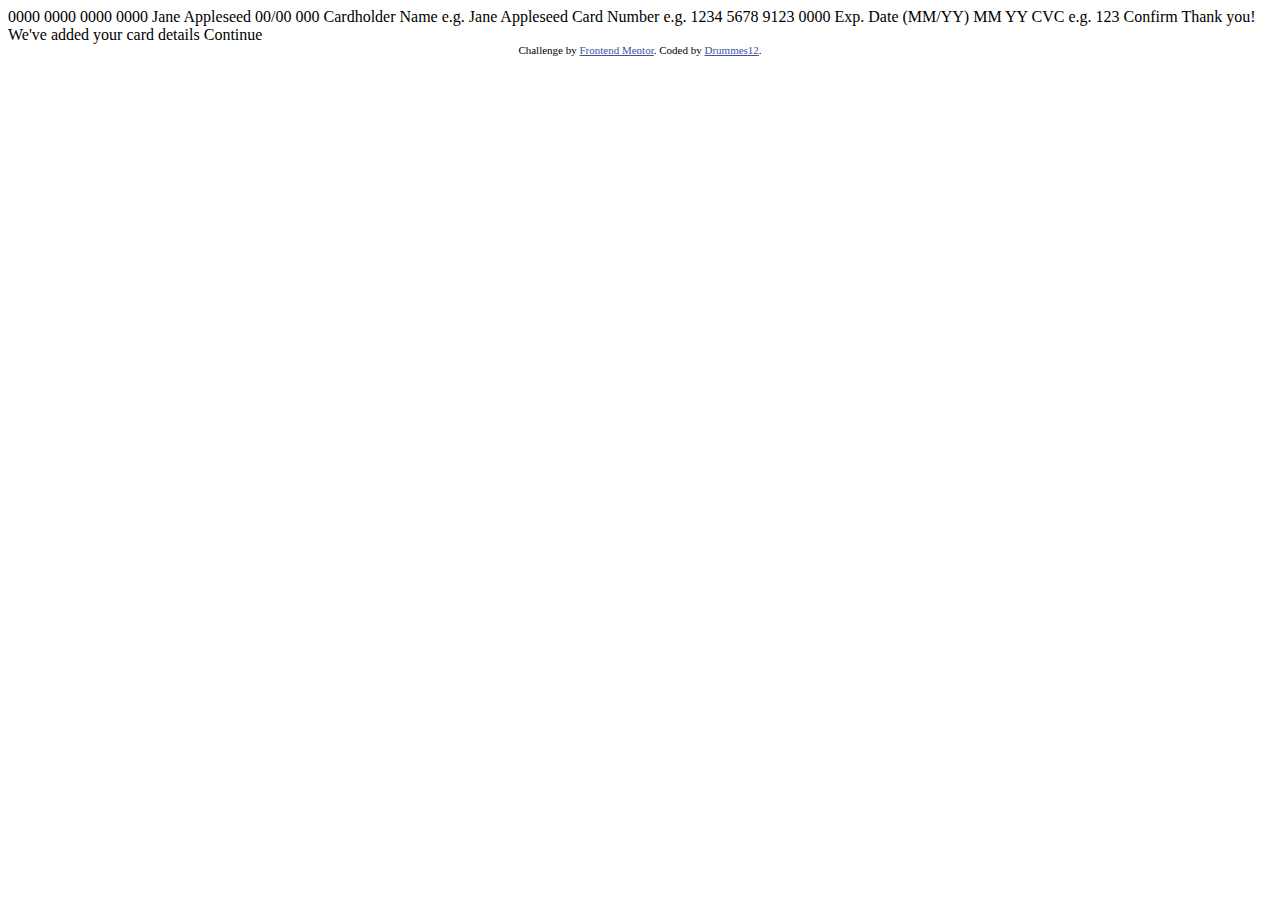
<file: index.html>
<!DOCTYPE html>
<html lang="en">
<head>
  <meta charset="UTF-8">
  <meta name="viewport" content="width=device-width, initial-scale=1.0"> <!-- displays site properly based on user's device -->

  <link rel="icon" type="image/png" sizes="32x32" href="./images/favicon-32x32.png">
  
  <title>Frontend Mentor | Interactive card details form</title>

  <!-- Feel free to remove these styles or customise in your own stylesheet 👍 -->
  <style>
    .attribution { font-size: 11px; text-align: center; }
    .attribution a { color: hsl(228, 45%, 44%); }
  </style>
</head>
<body>

  0000 0000 0000 0000
  Jane Appleseed
  00/00

  000

  Cardholder Name
  e.g. Jane Appleseed

  Card Number
  e.g. 1234 5678 9123 0000

  Exp. Date (MM/YY)
  MM
  YY

  CVC
  e.g. 123

  Confirm

  <!-- Completed state start -->

  Thank you!
  We've added your card details
  Continue
  
  <div class="attribution">
    Challenge by <a href="https://www.frontendmentor.io?ref=challenge" target="_blank">Frontend Mentor</a>. 
    Coded by <a href="#">Drummes12</a>.
  </div>
</body>
</html>
</file>
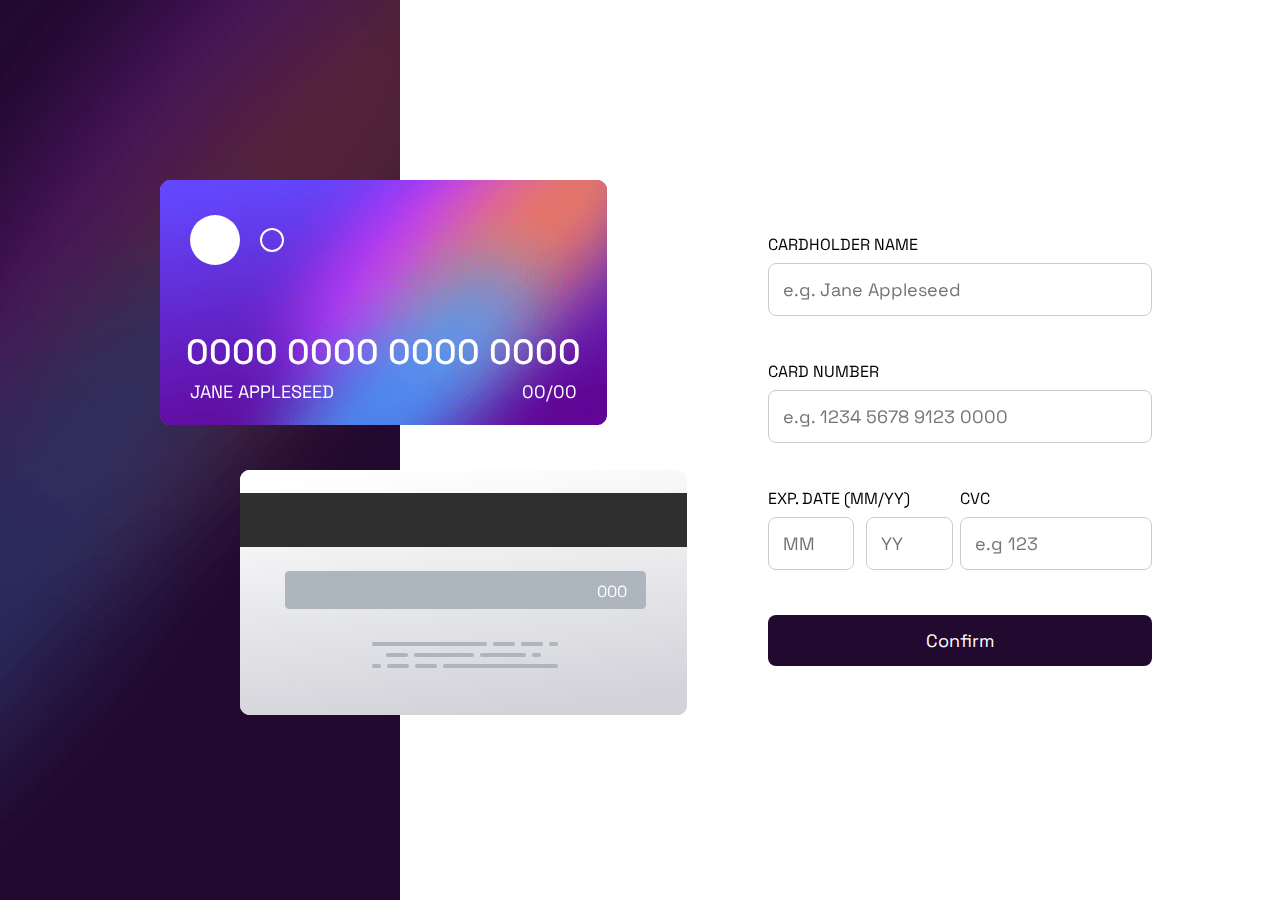
<file: src/index.html>
<!DOCTYPE html>
<html lang="en">
  <head>
    <meta charset="UTF-8" />
    <meta http-equiv="X-UA-Compatible" content="IE=edge" />
    <meta name="viewport" content="width=device-width, initial-scale=1.0" />
    <title>Challenge | Interactive card details form</title>
    <!-- Styles -->
    <link rel="stylesheet" href="style.css" />
    <!-- Fonts -->
    <link rel="preconnect" href="https://fonts.googleapis.com" />
    <link rel="preconnect" href="https://fonts.gstatic.com" crossorigin />
    <link
      href="https://fonts.googleapis.com/css2?family=Space+Grotesk:wght@300;500;700&display=swap"
      rel="stylesheet"
    />
  </head>
  <body>
    <div class="page">
      <section class="card-container">
        <div class="background"></div>

        <div class="card-front">
          <div class="card-front-content">
            <img src="./images/bg-card-front.png" alt="" />
            <div class="card-front-details">
              <div class="card-style">
                <div id="circle-1"></div>
                <div id="circle-2"></div>
              </div>
              <span class="card-number">0000 0000 0000 0000</span>
              <div class="card-info">
                <span class="card-name">JANE APPLESEED</span>
                <span class="card-exp-date">00/00</span>
              </div>
            </div>
          </div>
        </div>

        <div class="card-back">
          <div class="card-back-content">
            <img src="./images/bg-card-back.png" alt="" />
            <p class="card-cvc">000</p>
          </div>
        </div>
      </section>
      <section class="form-section">
        <form class="form">
          <label for="name">CARDHOLDER NAME</label>
          <input
            type="text"
            name="name"
            id="form-name"
            placeholder="e.g. Jane Appleseed"
          />
          <span class="error-form" id="error-name"></span>
          <br />
          <label for="card-number">CARD NUMBER</label>
          <input
            type="number"
            name="card-number"
            id="form-card-number"
            placeholder="e.g. 1234 5678 9123 0000"
            pattern="\d{16}|\b\d{16}\b"
          />
          <span class="error-form" id="error-number"></span>
          <br />
          <div class="details-card">
            <div class="form-exp-date">
              <label for="exp-date">EXP. DATE (MM/YY)</label>
              <br />
              <input
                type="number"
                name="exp-date"
                id="form-exp-date__mm"
                placeholder="MM"
                pattern="\d{2}|\b\d{2}\b"
              />
              <input
                type="number"
                name="exp-date"
                id="form-exp-date__yy"
                placeholder="YY"
                pattern="\d{2}|\b\d{2}\b"
              />
              <span class="error-form" id="error-exp-date"></span>
            </div>

            <div class="form-cvc">
              <label for="cvc">CVC</label>
              <br />
              <input
                type="number"
                name="cvc"
                id="form-cvc"
                placeholder="e.g 123"
              />
              <span class="error-form" id="error-cvc"></span>
            </div>
          </div>
          <br />
          <button type="submit" class="form-submit">Confirm</button>
        </form>
      </section>
      <section class="complete hidden">
        <div class="complete-content">
          <div></div>
          <h1>THANK YOU!</h1>
          <p>We've added your card details</p>
          <button class="continue">Continue</button>
        </div>
      </section>
    </div>
    <script src="./main.js"></script>
  </body>
</html>
</file>
<file: src/style.css>
:root {
  --mobile-size: 375px;
  --desktop-size: 1440px;

  --active-input-border: linear-gradient(to right,hsl(249, 99%, 64%),hsl(278, 94%, 30%));
  --input-error: hsl(0, 100%, 66%);

  --white: hsl(0, 0%, 100%);
  --light-grayish-violet: hsl(270, 3%, 87%);
  --dark-grayish-violet: hsl(279, 6%, 55%);
  --very-dark-violet: hsl(278, 68%, 11%);
}

.hidden {
  display: none !important;
}

body {
  margin: 0;
  height: 100vh;
  width: 100vw;
  position: fixed;
  overflow: hidden;

  font-family: "Space Grotesk", monospace;
}

.page {
  margin: 0;
  height: 100%;
  width: 100%;
  display: grid;
  grid-template-columns: repeat(2, 1fr);
  grid-template-rows: repeat(1, 1fr);
  grid-template-areas: "card   form";
}

/* Card Container Styles */
.card-container {
  grid-area: card;
  display: grid;
  grid-template-columns: repeat(8, 1fr);
  grid-template-rows: repeat(2, 1fr);
}

.card-container .background {
  grid-column: 1 / 6;
  grid-row: 1 / 3;
  height: 100%;
  background: url(./images/bg-main-desktop.png) no-repeat;
  background-size: cover;
}

/* Card front style */
.card-container .card-front {
  z-index: 3;
  position: relative;
  grid-column: 3 / 8;
  grid-row: 1 / 2;
}
.card-container .card-front .card-front-content {
  position: absolute;
  bottom: 20px;
  background: url(./images/bg-card-front.png) no-repeat;
  background-size: contain;
}
.card-container .card-front .card-front-content img {
  visibility: hidden;
}
.card-container .card-front .card-front-details {
  height: 100%;
  width: 100%;
  position: absolute;
  top: 0;
  left: 0;
  z-index: 2;
  display: grid;
  grid-template-rows: 60% 20% 20%;
}
.card-container .card-front .card-style {
  z-index: 2;
  padding: 0 30px 30px 30px;
  display: flex;
  align-items: center;
  gap: 20px;
}
.card-container .card-front #circle-1 {
  height: 50px;
  width: 50px;
  border-radius: 50%;
  background: var(--white);
}
.card-container .card-front #circle-2 {
  height: 20px;
  width: 20px;
  border-radius: 50%;
  border: 2px solid var(--white);
}
.card-container .card-front .card-number {
  margin: 0;
  text-align: center;
  color: var(--white);
  font-weight: 500;
  font-size: 35px;
  height: 100%;
  width: 100%;
}
.card-container .card-front .card-info {
  padding: 0 30px;
  display: flex;
  align-items: center;
  justify-content: space-between;
}
.card-container .card-front .card-info span {
  color: var(--white);
  font-size: 18px;
  height: 100%;
  width: 100%;
}
.card-container .card-front .card-info .card-name {
  text-align: left;
  text-transform: uppercase;
}
.card-container .card-front .card-info .card-exp-date {
  text-align: right;
}

/* Card back style */
.card-container .card-back {
  z-index: 2;
  grid-column: 4 / 9;
  grid-row: 2 / 3;

  position: relative;
}
.card-container .card-back .card-back-content {
  position: absolute;
  top: 20px;
  background: url(./images/bg-card-back.png) no-repeat;
  background-size: contain;
}
.card-container .card-back .card-back-content p {
  position: absolute;
  top: 95px;
  right: 60px;
  color: var(--white);
}

/* Form info card styles */
.form-section {
  grid-area: form;
  display: flex;
  align-items: center;
}
.form-section form {
  margin-left: 20%;
  width: 60%;
}
.form-section .error-form {
  display: block;
  margin-top: 4px;
  height: 20px;
  color: var(--input-error);
  font-size: 14px;
}
input::-webkit-outer-spin-button,
input::-webkit-inner-spin-button {
  -webkit-appearance: none;
}
.form-section #form-name,
.form-section #form-card-number,
.form-section #form-exp-date__mm,
.form-section #form-exp-date__yy,
.form-section #form-cvc {
  font-family: "Space Grotesk", monospace;
  font-size: 18px;
  padding: 14px;
  margin-top: 8px;
  display: inline-block;
  border: 1px solid #ccc;
  border-radius: 8px;
  box-sizing: border-box;
  outline: none;
}
.form-section #form-name:focus,
.form-section #form-card-number:focus,
.form-section #form-exp-date__mm:focus,
.form-section #form-exp-date__yy:focus,
.form-section #form-cvc:focus {
  border-image-source: var(--active-input-border);
  border-width: 1px;
  border-image-slice: 1;
}
.form-section #form-name.error,
.form-section #form-card-number.error,
.form-section #form-exp-date__mm.error,
.form-section #form-exp-date__yy.error,
.form-section #form-cvc.error {
  padding: 14px;
  border: 1px solid var(--input-error);
}
.form-section #form-name,
.form-section #form-card-number {
  width: 100%;
}
.form-section #form-exp-date__mm,
.form-section #form-exp-date__yy {
  width: 45%;
}
.form-section #form-exp-date__mm {
  margin-right: 8px;
}
.form-section #form-cvc {
  width: 100%;
}
.form-section .details-card {
  display: grid;
  grid-template-columns: repeat(2, 1fr);
}

.form-section .form-submit {
  font-family: "Space Grotesk", monospace;
  font-size: 18px;
  width: 100%;
  background-color: var(--very-dark-violet);
  color: white;
  padding: 14px;
  border: none;
  border-radius: 8px;
  cursor: pointer;
}

.complete {
  grid-area: form;
  display: flex;
  align-items: center;
  justify-content: center;
}
.complete .complete-content {
  width: 70%;
  display: flex;
  flex-direction: column;
  align-items: center;
}
.complete .complete-content div {
  height: 80px;
  width: 80px;
  background-image: url(./images/icon-complete.svg);
  background-size: contain;
  background-repeat: no-repeat;
}
.complete .complete-content h1 {
  margin: 10px;
  color: var(--very-dark-violet);
  font-size: 36px;
}
.complete .complete-content p {
  margin-top: 0;
  margin-bottom: 40px;
  color: var(--dark-grayish-violet);
}
.complete .complete-content button {
  font-family: "Space Grotesk", monospace;
  font-size: 18px;
  width: 100%;
  background-color: var(--very-dark-violet);
  color: white;
  padding: 14px;
  border: none;
  border-radius: 8px;
  cursor: pointer;
}

@media (max-width: 1199px) {
  .page {
    grid-template-columns: repeat(1, 1fr);
    grid-template-rows: repeat(1, 380px auto);
    grid-template-areas:
      "card"
      "form";
  }

  .card-container {
    grid-area: card;
    display: grid;
    grid-template-columns: repeat(1, 1fr);
    grid-template-rows: repeat(6, 1fr);
  }

  .card-container .background {
    grid-row: 1 / 6;
    height: 100%;
    background: url(./images/bg-main-mobile.png) no-repeat;
    background-size: cover;
  }

  .card-container .card-front {
    grid-column: 1 / 2;
    grid-row: 4 / 7;
  }
  .card-container .card-front .card-front-content {
    bottom: 0;
    left: 5%;
    height: 100%;
  }
  .card-container .card-front .card-front-content img {
    height: 100%;
  }
  .card-container .card-front .card-style {
    padding: 0 30px 30px 20px;
    gap: 10px;
  }
  .card-container .card-front #circle-1 {
    height: 30px;
    width: 30px;
  }
  .card-container .card-front #circle-2 {
    height: 10px;
    width: 10px;
  }
  .card-container .card-front .card-number {
    font-size: 26px;
  }
  .card-container .card-front .card-info span {
    font-size: 12px;
  }

  .card-container .card-back {
    grid-column: 1 / 2;
    grid-row: 2 / 5;
  }
  .card-container .card-back .card-back-content {
    top: 0;
    right: 5%;
    height: 100%;
  }
  .card-container .card-back .card-back-content img {
    height: 100%;
  }
  .card-container .card-back .card-back-content p {
    top: 73px;
    right: 40px;
    font-size: 12px;
  }

  /* .form-section {
    margin-top: 30px;
  } */
  .form-section form {
    margin: 0;
    padding: 20px;
    width: 100%;
  }
  .form-section label {
    font-size: 14px;
  }
  
  /* .complete {
    margin-top: 70px;
  } */
  .complete .complete-content {
    margin: 0;
    padding: 20px;
    width: 100%;
  }
}
</file>
